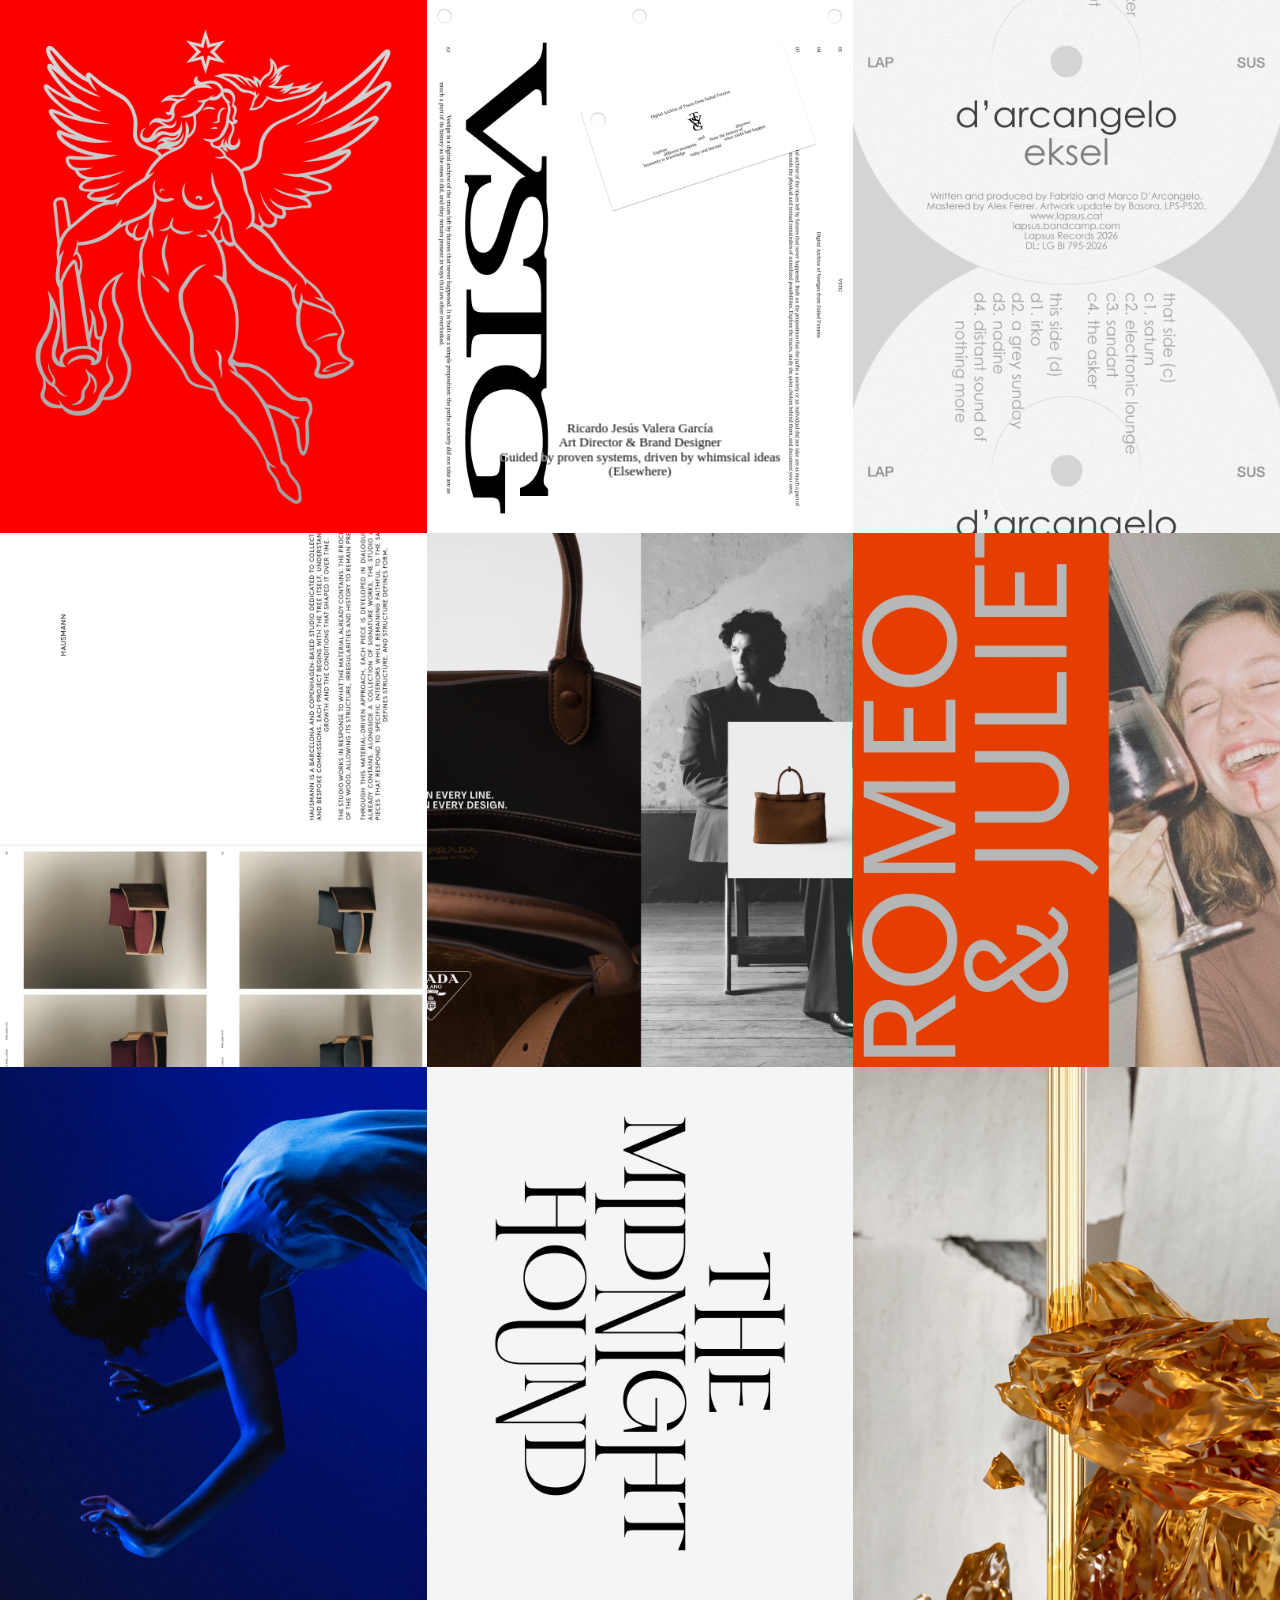
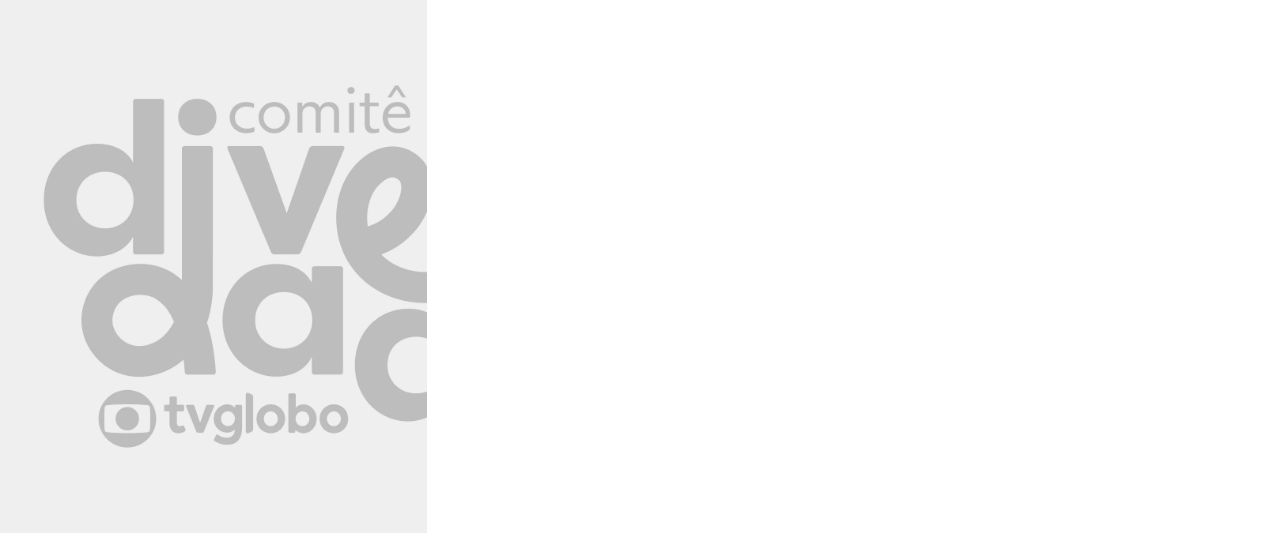
<file: index.html>
<!doctype html>
<html lang="en">
<head>
  <meta charset="utf-8">
  <meta name="viewport" content="width=device-width, initial-scale=1">
  <title>Ricardo Valera García</title>
  <meta name="description" content="Art Director &amp; Brand Designer">
  <meta name="robots" content="max-image-preview:large">
  <link rel="icon" id="favicon" href="assets/favicon-light.png">
  <script>
    /* Claro por defecto; oscuro si el sistema/navegador está en modo oscuro */
    (function () {
      var link = document.getElementById("favicon");
      var mq = window.matchMedia("(prefers-color-scheme: dark)");
      function set() { link.href = mq.matches ? "assets/favicon-dark.png" : "assets/favicon-light.png"; }
      set();
      if (mq.addEventListener) mq.addEventListener("change", set);
      else if (mq.addListener) mq.addListener(set);
    })();
  </script>

  <script>
    /* Animación de entrada: esconde lo que va a aparecer antes del primer pintado
       (salvo con "reducir movimiento"). Si main.js no arranca, a los 4 s se muestra todo. */
    (function () {
      var d = document.documentElement;
      if (window.matchMedia && window.matchMedia("(prefers-reduced-motion: reduce)").matches) return;
      d.classList.add("intro-anim");
      setTimeout(function () {
        if (!window.__introOK) d.classList.add("reveal-all");
      }, 4000);
    })();
  </script>

  <meta property="og:type" content="website">
  <meta property="og:title" content="Ricardo Valera García">
  <meta property="og:description" content="Art Director &amp; Brand Designer">
  <meta name="twitter:card" content="summary_large_image">
  <meta name="twitter:title" content="Ricardo Valera García">
  <meta name="twitter:description" content="Art Director &amp; Brand Designer">

  <!-- Las 3 primeras portadas se crean con JS; así el navegador las pide ya, sin esperar al script -->
  <link rel="preload" as="image" href="assets/covers/albafingerboards.webp" type="image/webp">
  <link rel="preload" as="image" href="assets/covers/vestige_cover_d.webp" type="image/webp">
  <link rel="preload" as="image" href="assets/covers/lapsusrecordslpsps20.webp" type="image/webp">

  <link rel="stylesheet" href="style.css">
</head>
<body>
  <div class="intro">
    <p><a href="#about" id="about-link" aria-haspopup="dialog">Ricardo Jesús Valera García</a></p>
    <p>Art Director &amp; Brand Designer<br>Guided by proven systems, driven by whimsical ideas</p>
    <p><a href="#elsewhere" id="elsewhere-link" aria-haspopup="dialog">(Elsewhere)</a></p>
  </div>

  <main class="gallery" id="gallery"></main>

  <script src="projects.js"></script>
  <script src="elsewhere.js"></script>
  <script src="main.js"></script>
</body>
</html>
</file>
<file: style.css>
:root {
  --serif: "Times New Roman", Times, serif;
}

*, *::before, *::after { box-sizing: border-box; }

html, body {
  margin: 0;
  padding: 0;
  background: #fff;
}

body {
  font-family: var(--serif);
  font-size: 13px;
  color: #000;
  -webkit-font-smoothing: antialiased;
  -moz-osx-font-smoothing: grayscale;
}

p { margin: 0; }

/* ---------- Texto fijo en el centro ---------- */
.intro {
  position: fixed;
  top: 50%;
  left: 50%;
  transform: translate(-50%, -50%);
  z-index: 1;
  mix-blend-mode: difference;
  white-space: nowrap;
  text-align: center;
  font-size: 13px;
  line-height: 1.1em;
  color: #ffffff;
}

.intro a {
  color: #ffffff;
  text-decoration: none;
  cursor: pointer;
}

.intro a:hover { color: #808080; }

/* ---------- Rejilla ---------- */
.gallery {
  display: grid;
  grid-template-columns: repeat(3, 1fr);
  gap: 0;
  min-height: 100vh;
}

.project { width: 100%; }

.cover {
  width: 100%;
  aspect-ratio: 4 / 5;
  cursor: pointer;
  overflow: hidden;
  position: relative;
}

.cover img {
  display: block;
  width: 100%;
  height: 100%;
  object-fit: cover;
  pointer-events: none;
  user-select: none;
  -webkit-user-select: none;
  -webkit-user-drag: none;
}

/* Título que sigue al cursor (solo escritorio) */
.tip {
  position: absolute;
  top: 0;
  left: 0;
  z-index: 10;
  padding: 6px 14px;
  background: #fff;
  color: #4c4c4c;
  font-size: 13px;
  white-space: nowrap;
  pointer-events: none;
  box-shadow: 0 2px 10px rgba(0, 0, 0, 0.04);
  opacity: 0;
  transition: opacity 0.15s;
  will-change: transform;
}

.tip.on { opacity: 1; }

/* Título bajo la portada (solo móvil) */
.project-title {
  display: none;
  margin-top: 12px;
  text-align: center;
  width: 100%;
}

/* Tablet: 2 columnas */
@media (min-width: 810px) and (max-width: 1199.98px) {
  .gallery { grid-template-columns: repeat(2, 1fr); }
  .project { order: var(--tablet); }
}

/* Teléfono: 1 columna */
@media (max-width: 809.98px) {
  .gallery {
    display: flex;
    flex-direction: column;
    align-items: stretch;
    gap: 25px;
  }
}

/* Comportamiento "móvil" del componente (≤ 768 px) */
@media (max-width: 768px) {
  .project-title { display: block; }
  .cover img { pointer-events: auto; }
}

/* ---------- Ventana inferior ---------- */
.modal {
  position: fixed;
  inset: 0;
  z-index: 99999;
  display: flex;
  flex-direction: column;
  justify-content: flex-end;
}

.backdrop {
  position: absolute;
  inset: 0;
  background: rgba(0, 0, 0, 0.2);
  cursor: pointer;
  transition: opacity 0.55s ease;
}

/* Al cerrar, el oscurecimiento se desvanece junto con la bajada del panel
   (antes desaparecía de golpe al final) */
.modal.closing .backdrop { opacity: 0; }

.sheet {
  position: relative;
  display: flex;
  flex-direction: column;
  width: 100vw;
  max-height: 100vh;
  padding: 15px;
  background: #fff;
  color: #000;
  font-size: 13px;
  box-shadow: 0 -4px 20px rgba(0, 0, 0, 0.05);
  transform: translateY(100%);
  transition: transform 0.55s cubic-bezier(0.22, 1, 0.36, 1);
}

.sheet.in { transform: translateY(0); }

.sheet.is-mobile {
  max-height: 85vh;
  padding: 24px 7.5px;
}

.close-row {
  display: flex;
  justify-content: center;
  flex-shrink: 0;
  width: 100%;
  padding-bottom: 24px;
}

.close {
  cursor: pointer;
  user-select: none;
  -webkit-user-select: none;
  transition: color 0.2s ease;
}

.close:hover { color: #808080; }

/* Escritorio: 3 columnas (info / descripción / archivos) */
.grid {
  display: grid;
  grid-template-columns: 15fr 51fr 34fr;
  gap: 15px;
  width: 100%;
  flex: 1;
  align-items: stretch;
  overflow: hidden;
}

.cell {
  position: relative;
  width: 100%;
  height: 100%;
}

.scroll {
  position: absolute;
  inset: 0;
  overflow-y: auto;
  padding-right: 8px;
  white-space: pre-wrap;
}

.col-media {
  position: relative;
  display: flex;
  flex-direction: column;
  width: 100%;
}

.viewer {
  width: 100%;
  aspect-ratio: 4 / 5;
  overflow: hidden;
  background: #f5f5f5;
  cursor: e-resize;
}

/* Cursor propio sobre la imagen: la misma flecha del panel de info (→ / ←),
   en blanco con blend "difference" para que se vea siempre. Solo con ratón;
   en pantallas táctiles queda el comportamiento de siempre. */
.viewer.has-cursor { cursor: none; }

.viewer-cursor {
  position: absolute;
  top: 0;
  left: 0;
  z-index: 3;
  pointer-events: none;
  color: #fff;
  mix-blend-mode: difference;
  line-height: 1;
  opacity: 0;
  transition: opacity 0.15s;
  will-change: transform;
}

.viewer-cursor.on { opacity: 1; }

.media {
  display: block;
  width: 100%;
  height: 100%;
  object-fit: cover;
  pointer-events: none;
  user-select: none;
  -webkit-user-select: none;
  -webkit-user-drag: none;
}

.meta {
  display: flex;
  flex-direction: row;
  gap: 16px;
  align-items: flex-start;
  padding-top: 16px;
}

.counter { white-space: nowrap; }
.caption { white-space: pre-wrap; }

/* Móvil: todo en una columna con scroll */
.m-col {
  display: flex;
  flex-direction: column;
  gap: 15px;
  width: 100%;
  padding-bottom: 40px;
  overflow-y: auto;
}

.m-text {
  width: 100%;
  white-space: pre-wrap;
}

.m-items {
  display: flex;
  flex-direction: column;
  gap: 16px;
  width: 100%;
}

.m-items .viewer { cursor: default; }
.m-items .media { pointer-events: auto; }
.m-caption { margin-top: 8px; }

/* ---------- Panel "about" (clic en el nombre) ----------
   Reutiliza la ventana inferior (.modal / .sheet) y la misma rejilla
   15fr 51fr 34fr de los proyectos, así todo queda alineado con ellos. */
.sheet.about { height: 83vh; }

.sheet.about.is-mobile {
  height: auto;
  max-height: 85vh;
}

.about-body {
  display: flex;
  flex-direction: column;
  flex: 1;
  min-height: 0;
  width: 100%;
  overflow-y: auto;
}

.about a {
  color: inherit;
  text-decoration: none;
  transition: color 0.2s ease;
}

.about a:hover { color: #808080; }

/* Escritorio: una sola rejilla para las dos filas.
   Pistas (100% - 30px = las 100fr de los proyectos):
   1 nombre (15fr) | 2 hueco 15px | 3 Services (15fr) | 4 hueco | 5 Contact |
   6 hueco | 7 Experience (34fr).
   - Services empieza donde empiezan los textos de los proyectos y Experience
     donde empieza la tercera columna.
   - Los dos huecos (4 y 6) son 1fr cada uno, así Contact queda a igual
     distancia entre Services y Experience.
   - Los dos párrafos ocupan las pistas 3 y 4: terminan justo donde empieza Contact. */
.about-main {
  display: grid;
  grid-template-columns:
    calc((100% - 30px) * 0.15) 15px
    calc((100% - 30px) * 0.15) 1fr
    auto 1fr
    calc((100% - 30px) * 0.34);
  column-gap: 0;
  row-gap: 4em;
  width: 100%;
}

.about-main .about-name     { grid-column: 1;     grid-row: 1; }
.about-main .about-bio      { grid-column: 3 / 5; grid-row: 1; }
.about-main .about-services { grid-column: 3;     grid-row: 2; }
.about-main .about-contact  { grid-column: 5;     grid-row: 2; }
.about-main .about-experience { grid-column: 7;   grid-row: 2; }

.about-name {
  display: flex;
  align-items: flex-start;
  gap: 28px;
}

.about-name .about-arrow { flex-shrink: 0; }

.about-bio p + p { margin-top: 1.1em; }

.about-experience .about-text { max-width: 23em; }

.about-contact .about-block + .about-block { margin-top: 3.3em; }

.about-foot {
  margin-top: auto;
  padding-top: 4em;
}

/* Móvil: todo en una columna */
.about-body.is-mobile {
  gap: 2em;
  padding-bottom: 40px;
}

.about-body.is-mobile .about-foot { margin-top: 0; padding-top: 0; }

/* ---------- Panel "(Elsewhere)" ----------
   Misma ventana inferior. Rejilla de piezas de tamaños distintos (las filas miden
   1 px y cada pieza ocupa tantas como su alto; lo calcula main.js) y visor encima. */
.sheet.elsewhere { height: 83vh; }

.ew-body {
  flex: 1;
  min-height: 0;
  width: 100%;
  overflow-y: auto;
}

.ew-grid {
  display: flex;
  align-items: flex-start;
  gap: 15px;
  width: 100%;
}

.ew-col {
  flex: 1 1 0;
  min-width: 0;
  display: flex;
  flex-direction: column;
  gap: 15px;
}

/* Solo se ven: sin cursor de clic, sin selección, sin arrastrar ni guardar */
.ew-tile {
  cursor: default;
  user-select: none;
  -webkit-user-select: none;
  -webkit-touch-callout: none;
}

.ew-box {
  position: relative;
  width: 100%;
  overflow: hidden;
  background: #f5f5f5;
}

.ew-box img,
.ew-box video {
  display: block;
  width: 100%;
  height: 100%;
  object-fit: cover;
  pointer-events: none;
  -webkit-user-drag: none;
}

.ew-cap {
  padding-top: 6px;
  color: #000;
}

@media (max-width: 768px) {
  .sheet.elsewhere { height: 85vh; padding: 24px 7.5px; }
}

/* ---------- Animación de entrada ----------
   La clase .intro-anim la pone un script de la cabecera (no se pone con
   "reducir movimiento"); main.js va añadiendo .show a cada bloque. */
html.intro-anim .intro p,
html.intro-anim .project {
  opacity: 0;
}

html.intro-anim .intro p.show,
html.intro-anim .project.show {
  opacity: 1;
  transition: opacity 0.9s ease;
}

/* Salida de emergencia: si el JS no arranca, todo visible */
html.reveal-all .intro p,
html.reveal-all .project {
  opacity: 1 !important;
  transform: none !important;
  transition: none !important;
}

@media (prefers-reduced-motion: reduce) {
  .sheet { transition-duration: 0.01s; }
  .backdrop { transition-duration: 0.01s; }
}
</file>
